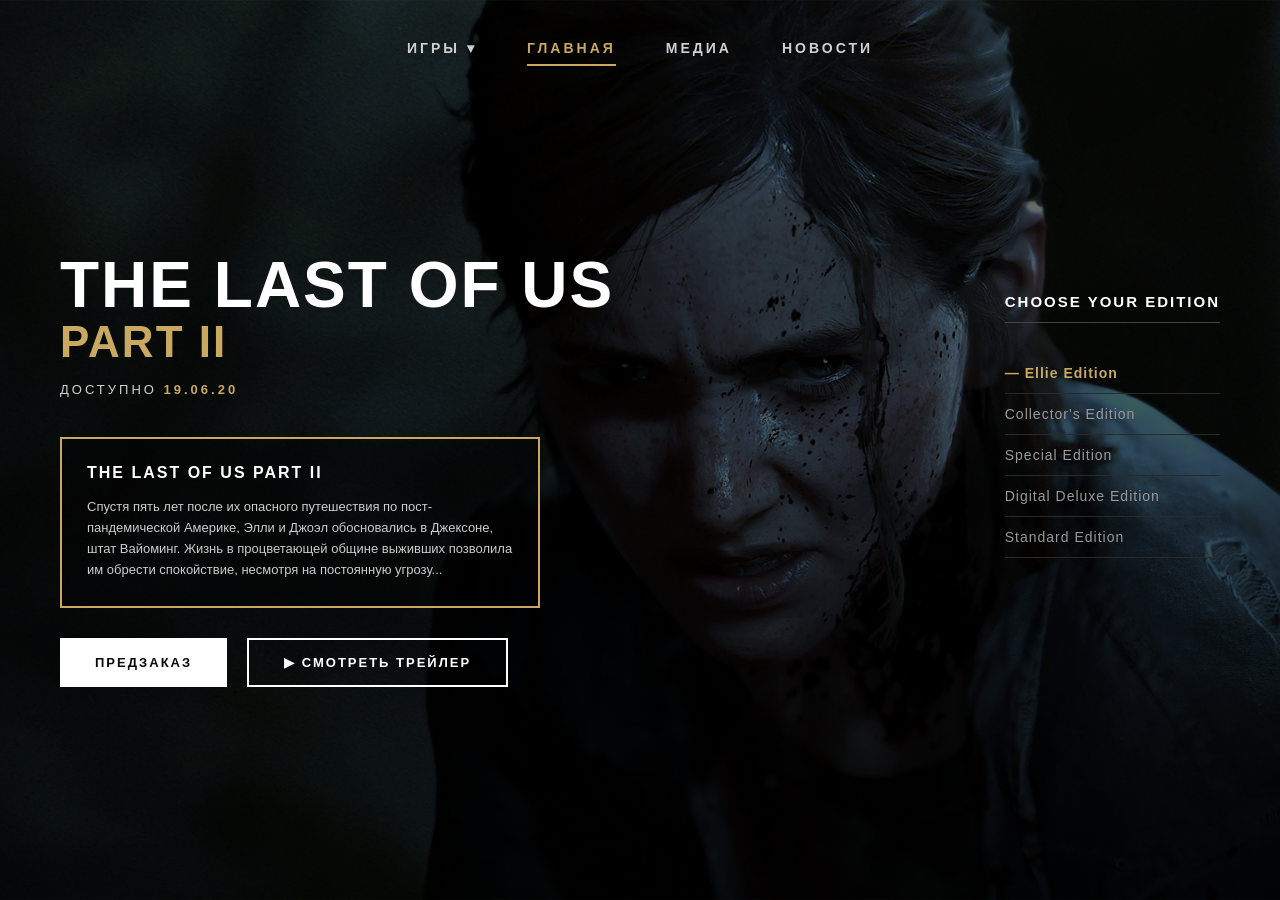
<file: docs/index.html>
<!DOCTYPE html>
<html lang="ru">
<head>
    <meta charset="UTF-8">
    <meta name="viewport" content="width=device-width, initial-scale=1.0">
    <title>The Last of Us Part II</title>
    <link rel="stylesheet" href="style.css">
</head>
<body>

    
    <header class="navbar">
        <nav class="nav-links">
            <a href="#">Игры ▾</a>
            <a href="#" class="active">Главная</a>
            <a href="#">Медиа</a>
            <a href="#">Новости</a>
        </nav>
    </header>

    
    <section class="hero">
        <div class="hero-inner">

            
            <div class="hero-left">
                <h1>THE LAST OF US</h1>
                <p class="part">PART II</p>
                <p class="available">ДОСТУПНО <span>19.06.20</span></p>

                <div class="info-box">
                    <h2>THE LAST OF US PART II</h2>
                    <p>
                        Спустя пять лет после их опасного путешествия по пост-пандемической
                        Америке, Элли и Джоэл обосновались в Джексоне, штат Вайоминг.
                        Жизнь в процветающей общине выживших позволила им обрести
                        спокойствие, несмотря на постоянную угрозу...
                    </p>
                </div>

                <div class="buttons">
                    <button class="btn-preorder">ПРЕДЗАКАЗ</button>
                    <button class="btn-trailer">▶ СМОТРЕТЬ ТРЕЙЛЕР</button>
                </div>
            </div>

            
            <div class="hero-right">
                <h3>CHOOSE YOUR EDITION</h3>
                <ul class="editions">
                    <li class="active">Ellie Edition</li>
                    <li>Collector's Edition</li>
                    <li>Special Edition</li>
                    <li>Digital Deluxe Edition</li>
                    <li>Standard Edition</li>
                </ul>
            </div>

        </div>
    </section>

</body>
</html>
</file>
<file: docs/style.css>
* {
    margin: 0;
    padding: 0;
    box-sizing: border-box;
}

body {
    font-family: Arial, sans-serif;
    color: #ffffff;
    background-color: #0a0a0a;
}

/* ===== ВЕРХНЯЯ НАВИГАЦИЯ ===== */
.navbar {
    position: absolute;
    top: 40px;
    left: 0;
    right: 0;
    display: flex;
    justify-content: center;
    z-index: 10;
}

.nav-links {
    display: flex;
    gap: 50px;
}

.nav-links a {
    color: #d0d0d0;
    text-decoration: none;
    font-size: 14px;
    font-weight: bold;
    letter-spacing: 3px;
    text-transform: uppercase;
    padding-bottom: 8px;
    transition: color 0.3s;
}

.nav-links a:hover {
    color: #c9a961;
}

.nav-links a.active {
    color: #c9a961;
    border-bottom: 2px solid #c9a961;
}

/* ===== ГЛАВНЫЙ ЭКРАН ===== */
.hero {
    min-height: 100vh;
    background-image: linear-gradient(rgba(0, 0, 0, 0.55), rgba(0, 0, 0, 0.75)),
                      url("images/hero.jpg");
    background-size: cover;
    background-position: center;
    background-color: #1a1a1a;

    display: flex;
    justify-content: center;
    align-items: center;

    padding: 100px 60px 60px;
}

.hero-inner {
    max-width: 1200px;
    width: 100%;
    display: flex;
    justify-content: space-between;
    align-items: flex-start;
    gap: 60px;
}

/* --- Левая колонка --- */
.hero-left {
    flex: 1;
    max-width: 620px;
}

.hero-left h1 {
    font-size: 64px;
    font-weight: 900;
    letter-spacing: 2px;
    line-height: 1;
    color: #ffffff;
}

.part {
    font-size: 44px;
    font-weight: 900;
    color: #c9a961;
    letter-spacing: 2px;
    margin-bottom: 15px;
}

.available {
    font-size: 13px;
    letter-spacing: 3px;
    color: #d0d0d0;
    margin-bottom: 40px;
}

.available span {
    color: #c9a961;
    font-weight: bold;
}

/* Блок описания */
.info-box {
    border: 2px solid #c9a961;
    padding: 25px 25px;
    margin-bottom: 30px;
    background-color: rgba(0, 0, 0, 0.4);
    max-width: 480px;
}

.info-box h2 {
    font-size: 16px;
    letter-spacing: 2px;
    margin-bottom: 15px;
    color: #ffffff;
}

.info-box p {
    font-size: 13px;
    line-height: 1.6;
    color: #cccccc;
}

/* Кнопки */
.buttons {
    display: flex;
    gap: 20px;
    flex-wrap: wrap;
}

.btn-preorder,
.btn-trailer {
    padding: 15px 35px;
    font-size: 13px;
    font-weight: bold;
    letter-spacing: 2px;
    cursor: pointer;
    border: none;
    transition: all 0.3s ease;
}

.btn-preorder {
    background-color: #ffffff;
    color: #0a0a0a;
}

.btn-preorder:hover {
    background-color: #c9a961;
    transform: translateY(-3px);
}

.btn-trailer {
    background-color: transparent;
    color: #ffffff;
    border: 2px solid #ffffff;
}

.btn-trailer:hover {
    background-color: #ffffff;
    color: #0a0a0a;
    transform: translateY(-3px);
}

/* --- Правая колонка --- */
.hero-right {
    max-width: 280px;
    padding-top: 40px;
}

.hero-right h3 {
    font-size: 15px;
    letter-spacing: 2px;
    color: #ffffff;
    margin-bottom: 30px;
    border-bottom: 1px solid #444;
    padding-bottom: 12px;
}

.editions {
    list-style: none;
}

.editions li {
    padding: 12px 0;
    color: #999999;
    font-size: 14px;
    letter-spacing: 1px;
    cursor: pointer;
    transition: color 0.3s, padding-left 0.3s;
    border-bottom: 1px solid #2a2a2a;
}

.editions li:hover {
    color: #ffffff;
    padding-left: 8px;
}

.editions li.active {
    color: #c9a961;
    font-weight: bold;
    position: relative;
    padding-left: 20px;
}

.editions li.active::before {
    content: "—";
    position: absolute;
    left: 0;
    color: #c9a961;
}
</file>
